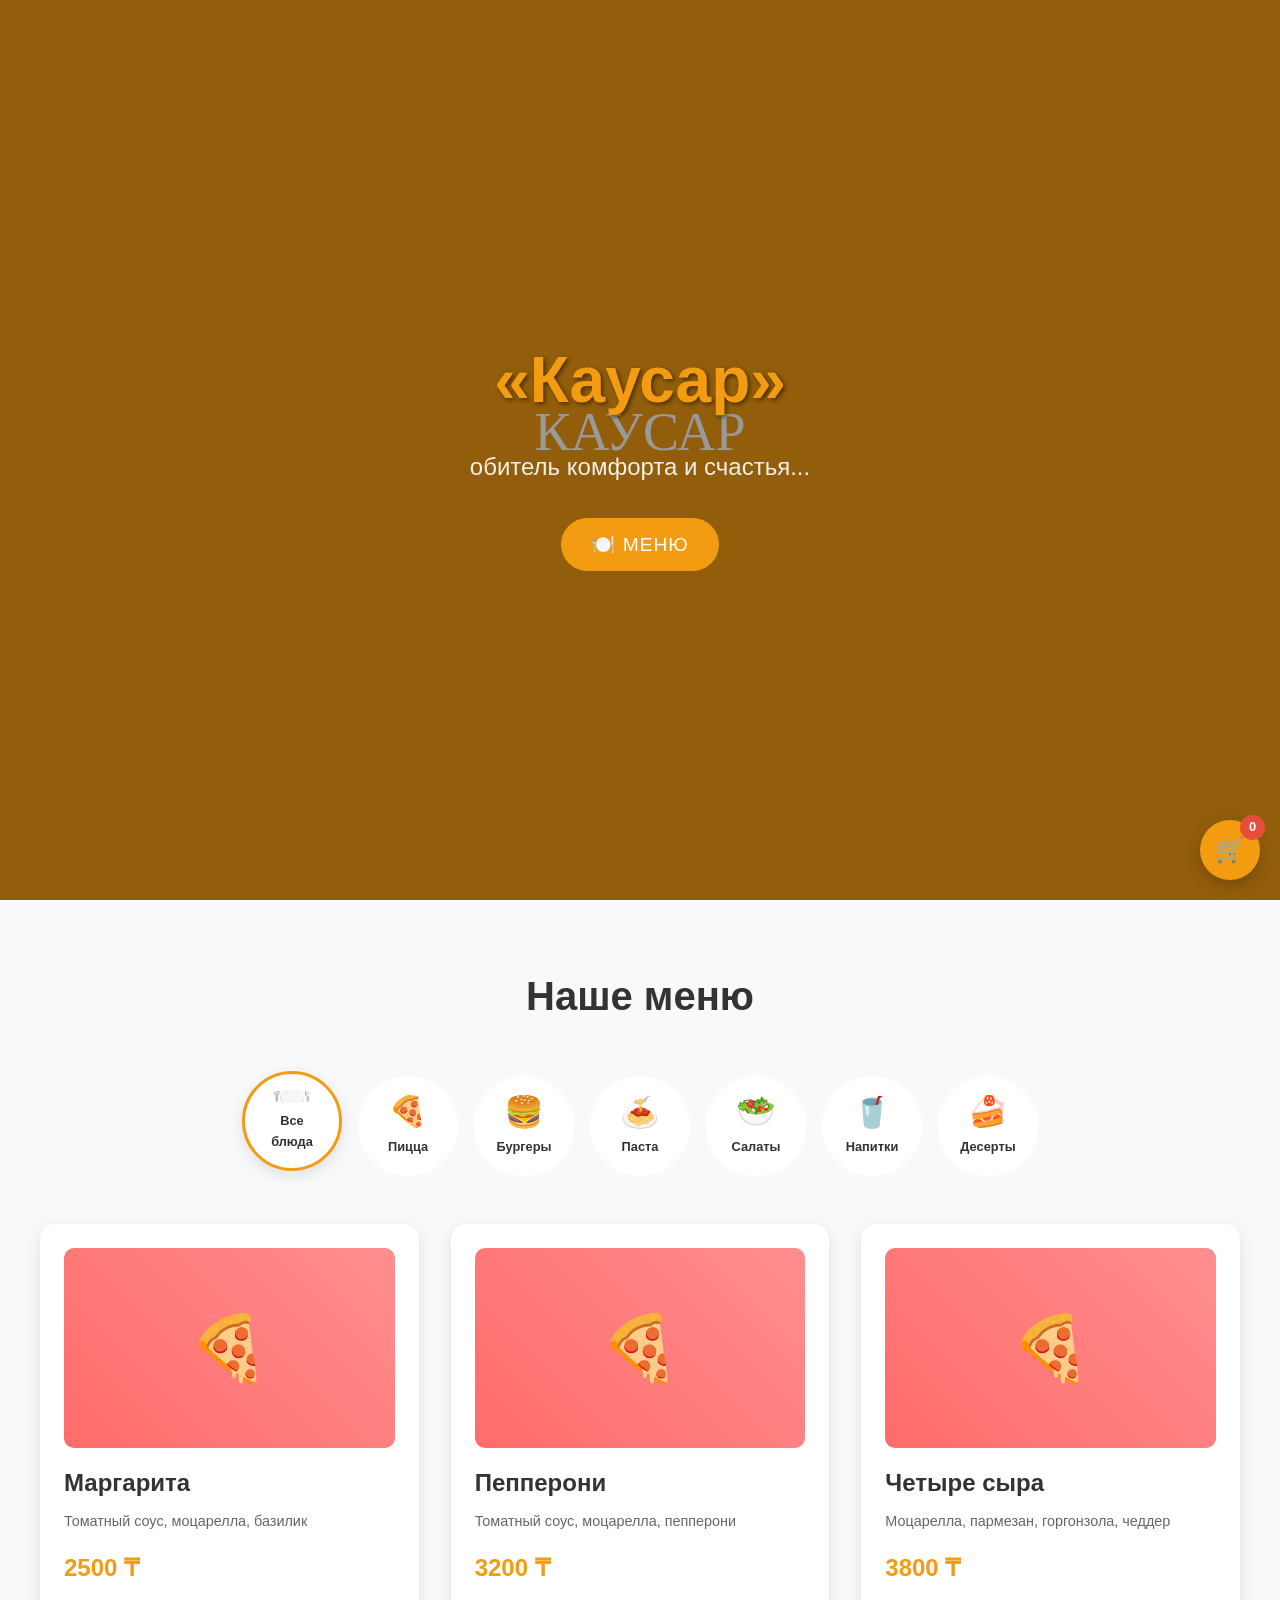
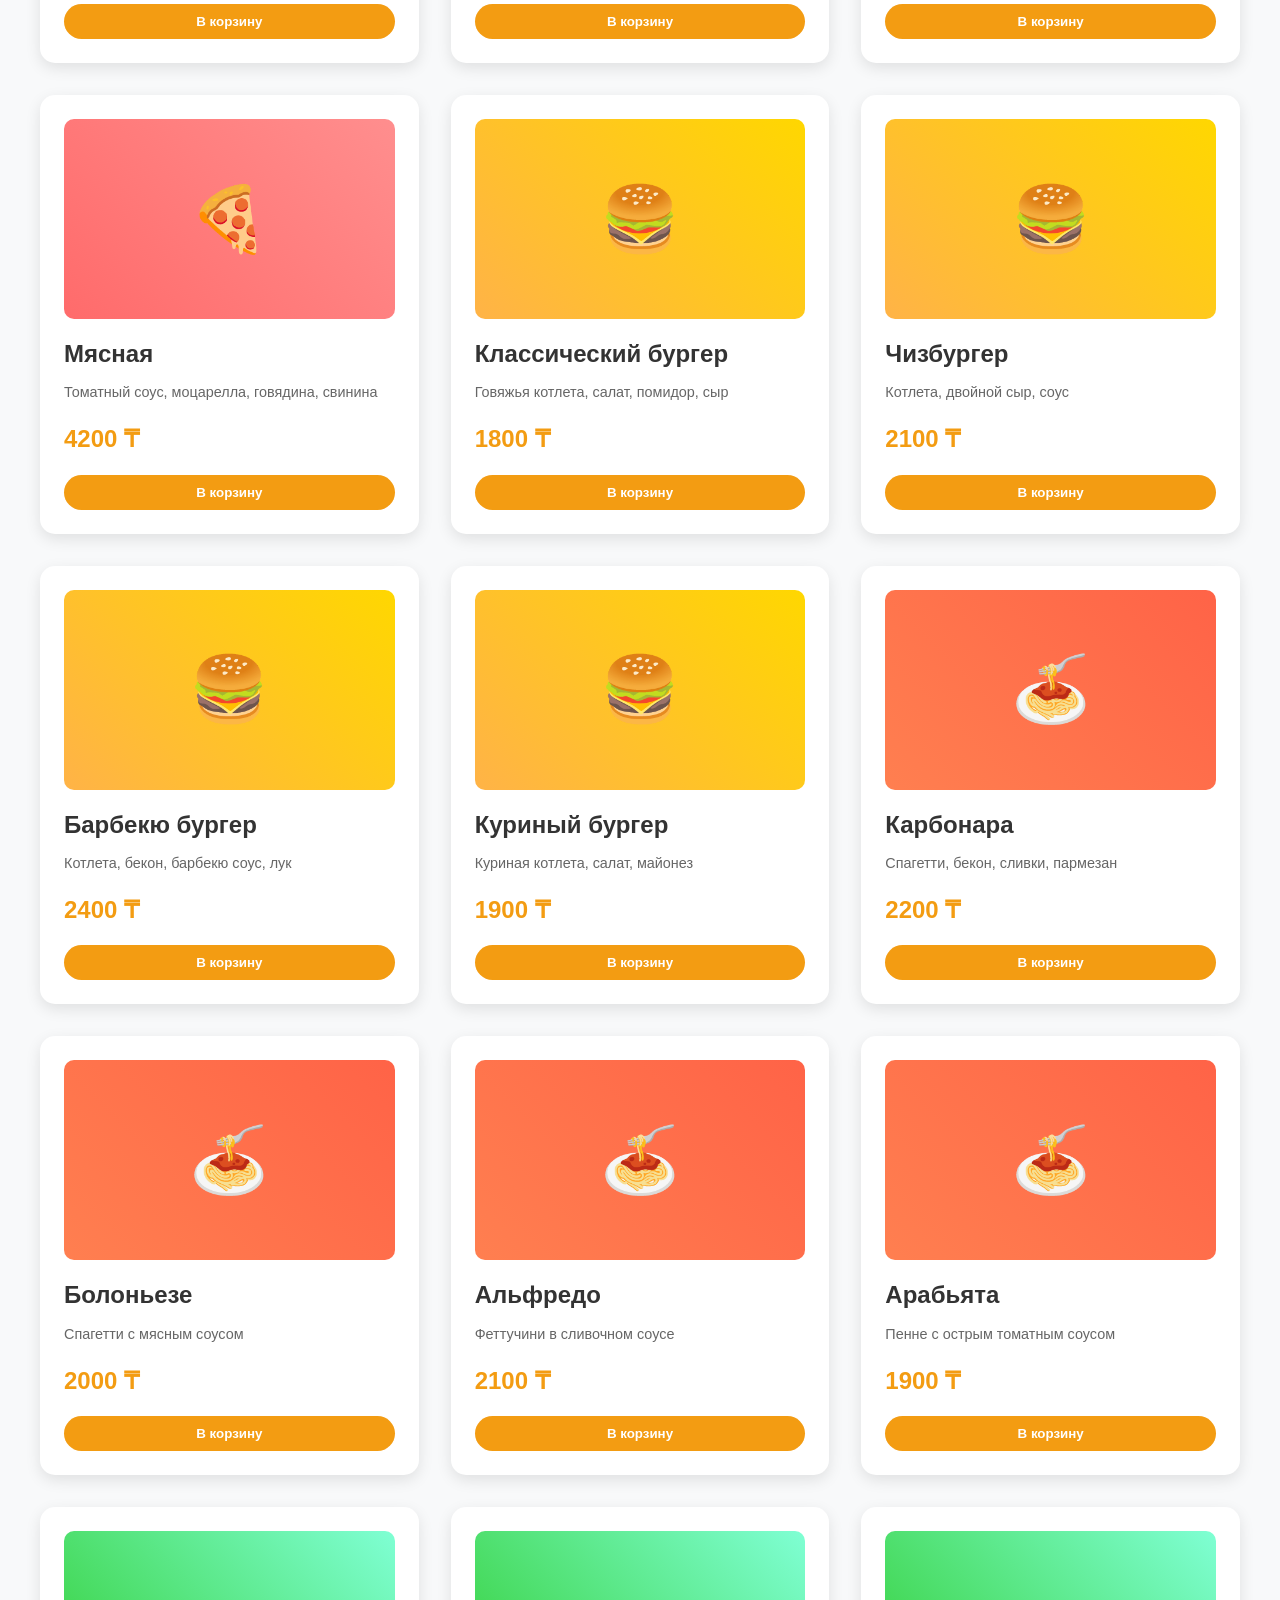
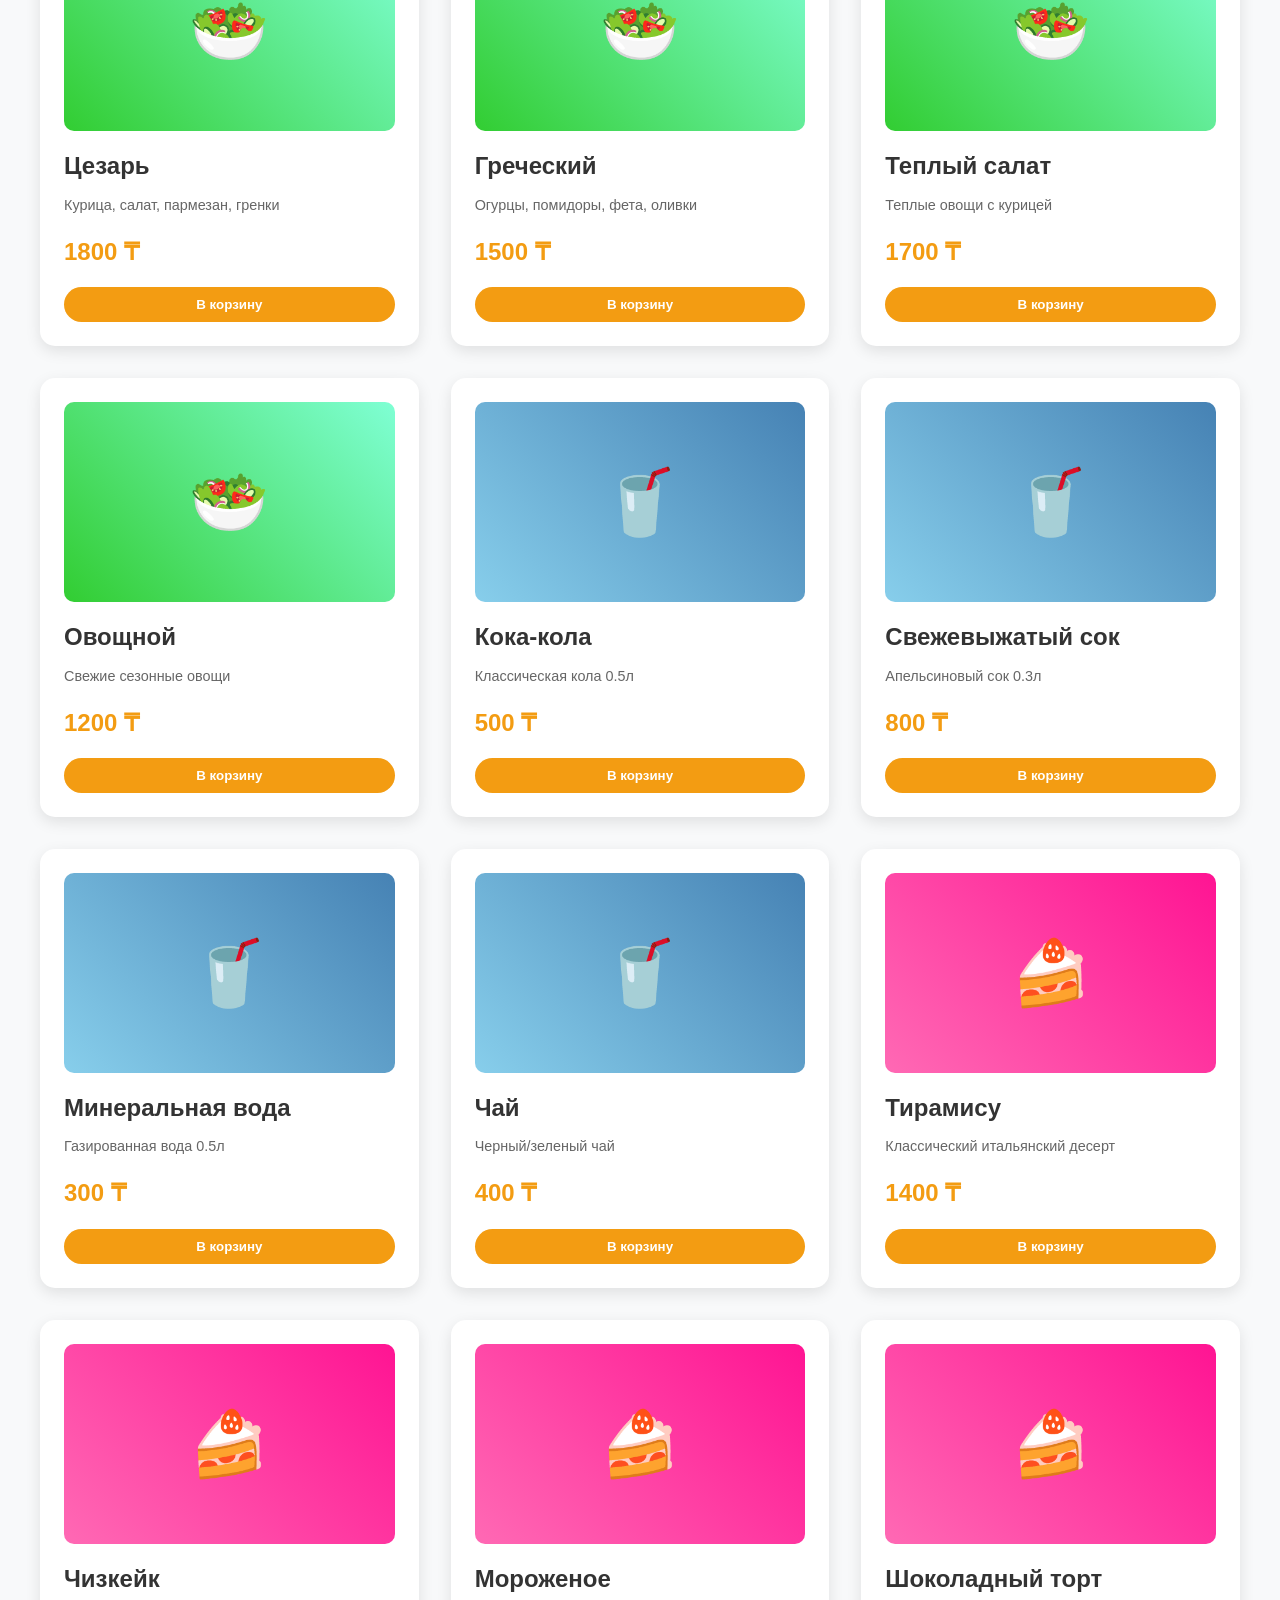
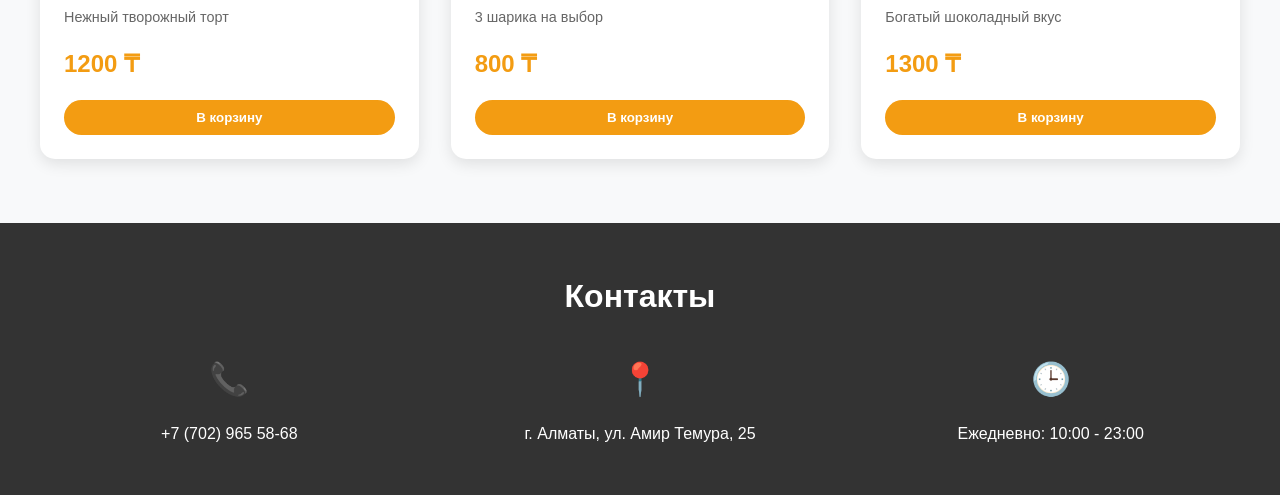
<file: index.html>
<!DOCTYPE html>
<html lang="ru">
<head>
    <meta charset="UTF-8">
    <meta name="viewport" content="width=device-width, initial-scale=1.0">
    <title>Каусар - Ресторан</title>
    <link rel="stylesheet" href="styles.css">
</head>
<body>
    <!-- Hero Section -->
    <section class="hero">
        <div class="hero-content">
            <h1 class="logo">«Каусар»</h1>
            <p class="tagline">обитель комфорта и счастья...</p>
            <button class="menu-btn" onclick="scrollToMenu()">🍽️ Меню</button>
        </div>
    </section>

    <!-- Menu Section -->
    <section class="menu-section" id="menu">
        <div class="container">
            <h2 class="section-title">Наше меню</h2>
            
            <!-- Categories -->
            <div class="categories">
                <div class="category-item active" data-category="all">
                    <div class="category-image">
                        <span style="font-size: 2rem;">🍽️</span>
                    </div>
                    <span>Все блюда</span>
                </div>
                <div class="category-item" data-category="pizza">
                    <div class="category-image">
                        <span style="font-size: 2rem;">🍕</span>
                    </div>
                    <span>Пицца</span>
                </div>
                <div class="category-item" data-category="burgers">
                    <div class="category-image">
                        <span style="font-size: 2rem;">🍔</span>
                    </div>
                    <span>Бургеры</span>
                </div>
                <div class="category-item" data-category="pasta">
                    <div class="category-image">
                        <span style="font-size: 2rem;">🍝</span>
                    </div>
                    <span>Паста</span>
                </div>
                <div class="category-item" data-category="salads">
                    <div class="category-image">
                        <span style="font-size: 2rem;">🥗</span>
                    </div>
                    <span>Салаты</span>
                </div>
                <div class="category-item" data-category="drinks">
                    <div class="category-image">
                        <span style="font-size: 2rem;">🥤</span>
                    </div>
                    <span>Напитки</span>
                </div>
                <div class="category-item" data-category="desserts">
                    <div class="category-image">
                        <span style="font-size: 2rem;">🍰</span>
                    </div>
                    <span>Десерты</span>
                </div>
            </div>

            <!-- Menu Items -->
            <div class="menu-items" id="menuItems">
                <!-- Pizza -->
                <div class="menu-item" data-category="pizza">
                    <div class="item-image">
                        <div style="background: linear-gradient(45deg, #ff6b6b, #ff8e8e); width: 100%; height: 100%; display: flex; align-items: center; justify-content: center; font-size: 4rem; color: white;">🍕</div>
                    </div>
                    <div class="item-info">
                        <h3>Маргарита</h3>
                        <p>Томатный соус, моцарелла, базилик</p>
                        <div class="item-price">2500 ₸</div>
                        <button class="add-btn" onclick="openModal('Маргарита', 2500)">В корзину</button>
                    </div>
                </div>
                <div class="menu-item" data-category="pizza">
                    <div class="item-image">
                        <div style="background: linear-gradient(45deg, #ff6b6b, #ff8e8e); width: 100%; height: 100%; display: flex; align-items: center; justify-content: center; font-size: 4rem; color: white;">🍕</div>
                    </div>
                    <div class="item-info">
                        <h3>Пепперони</h3>
                        <p>Томатный соус, моцарелла, пепперони</p>
                        <div class="item-price">3200 ₸</div>
                        <button class="add-btn" onclick="openModal('Пепперони', 3200)">В корзину</button>
                    </div>
                </div>
                <div class="menu-item" data-category="pizza">
                    <div class="item-image">
                        <div style="background: linear-gradient(45deg, #ff6b6b, #ff8e8e); width: 100%; height: 100%; display: flex; align-items: center; justify-content: center; font-size: 4rem; color: white;">🍕</div>
                    </div>
                    <div class="item-info">
                        <h3>Четыре сыра</h3>
                        <p>Моцарелла, пармезан, горгонзола, чеддер</p>
                        <div class="item-price">3800 ₸</div>
                        <button class="add-btn" onclick="openModal('Четыре сыра', 3800)">В корзину</button>
                    </div>
                </div>
                <div class="menu-item" data-category="pizza">
                    <div class="item-image">
                        <div style="background: linear-gradient(45deg, #ff6b6b, #ff8e8e); width: 100%; height: 100%; display: flex; align-items: center; justify-content: center; font-size: 4rem; color: white;">🍕</div>
                    </div>
                    <div class="item-info">
                        <h3>Мясная</h3>
                        <p>Томатный соус, моцарелла, говядина, свинина</p>
                        <div class="item-price">4200 ₸</div>
                        <button class="add-btn" onclick="openModal('Мясная', 4200)">В корзину</button>
                    </div>
                </div>

                <!-- Burgers -->
                <div class="menu-item" data-category="burgers">
                    <div class="item-image">
                        <div style="background: linear-gradient(45deg, #ffb347, #ffd700); width: 100%; height: 100%; display: flex; align-items: center; justify-content: center; font-size: 4rem; color: white;">🍔</div>
                    </div>
                    <div class="item-info">
                        <h3>Классический бургер</h3>
                        <p>Говяжья котлета, салат, помидор, сыр</p>
                        <div class="item-price">1800 ₸</div>
                        <button class="add-btn" onclick="openModal('Классический бургер', 1800)">В корзину</button>
                    </div>
                </div>
                <div class="menu-item" data-category="burgers">
                    <div class="item-image">
                        <div style="background: linear-gradient(45deg, #ffb347, #ffd700); width: 100%; height: 100%; display: flex; align-items: center; justify-content: center; font-size: 4rem; color: white;">🍔</div>
                    </div>
                    <div class="item-info">
                        <h3>Чизбургер</h3>
                        <p>Котлета, двойной сыр, соус</p>
                        <div class="item-price">2100 ₸</div>
                        <button class="add-btn" onclick="openModal('Чизбургер', 2100)">В корзину</button>
                    </div>
                </div>
                <div class="menu-item" data-category="burgers">
                    <div class="item-image">
                        <div style="background: linear-gradient(45deg, #ffb347, #ffd700); width: 100%; height: 100%; display: flex; align-items: center; justify-content: center; font-size: 4rem; color: white;">🍔</div>
                    </div>
                    <div class="item-info">
                        <h3>Барбекю бургер</h3>
                        <p>Котлета, бекон, барбекю соус, лук</p>
                        <div class="item-price">2400 ₸</div>
                        <button class="add-btn" onclick="openModal('Барбекю бургер', 2400)">В корзину</button>
                    </div>
                </div>
                <div class="menu-item" data-category="burgers">
                    <div class="item-image">
                        <div style="background: linear-gradient(45deg, #ffb347, #ffd700); width: 100%; height: 100%; display: flex; align-items: center; justify-content: center; font-size: 4rem; color: white;">🍔</div>
                    </div>
                    <div class="item-info">
                        <h3>Куриный бургер</h3>
                        <p>Куриная котлета, салат, майонез</p>
                        <div class="item-price">1900 ₸</div>
                        <button class="add-btn" onclick="openModal('Куриный бургер', 1900)">В корзину</button>
                    </div>
                </div>

                <!-- Pasta -->
                <div class="menu-item" data-category="pasta">
                    <div class="item-image">
                        <div style="background: linear-gradient(45deg, #ff7f50, #ff6347); width: 100%; height: 100%; display: flex; align-items: center; justify-content: center; font-size: 4rem; color: white;">🍝</div>
                    </div>
                    <div class="item-info">
                        <h3>Карбонара</h3>
                        <p>Спагетти, бекон, сливки, пармезан</p>
                        <div class="item-price">2200 ₸</div>
                        <button class="add-btn" onclick="openModal('Карбонара', 2200)">В корзину</button>
                    </div>
                </div>
                <div class="menu-item" data-category="pasta">
                    <div class="item-image">
                        <div style="background: linear-gradient(45deg, #ff7f50, #ff6347); width: 100%; height: 100%; display: flex; align-items: center; justify-content: center; font-size: 4rem; color: white;">🍝</div>
                    </div>
                    <div class="item-info">
                        <h3>Болоньезе</h3>
                        <p>Спагетти с мясным соусом</p>
                        <div class="item-price">2000 ₸</div>
                        <button class="add-btn" onclick="openModal('Болоньезе', 2000)">В корзину</button>
                    </div>
                </div>
                <div class="menu-item" data-category="pasta">
                    <div class="item-image">
                        <div style="background: linear-gradient(45deg, #ff7f50, #ff6347); width: 100%; height: 100%; display: flex; align-items: center; justify-content: center; font-size: 4rem; color: white;">🍝</div>
                    </div>
                    <div class="item-info">
                        <h3>Альфредо</h3>
                        <p>Феттучини в сливочном соусе</p>
                        <div class="item-price">2100 ₸</div>
                        <button class="add-btn" onclick="openModal('Альфредо', 2100)">В корзину</button>
                    </div>
                </div>
                <div class="menu-item" data-category="pasta">
                    <div class="item-image">
                        <div style="background: linear-gradient(45deg, #ff7f50, #ff6347); width: 100%; height: 100%; display: flex; align-items: center; justify-content: center; font-size: 4rem; color: white;">🍝</div>
                    </div>
                    <div class="item-info">
                        <h3>Арабьята</h3>
                        <p>Пенне с острым томатным соусом</p>
                        <div class="item-price">1900 ₸</div>
                        <button class="add-btn" onclick="openModal('Арабьята', 1900)">В корзину</button>
                    </div>
                </div>

                <!-- Salads -->
                <div class="menu-item" data-category="salads">
                    <div class="item-image">
                        <div style="background: linear-gradient(45deg, #32cd32, #7fffd4); width: 100%; height: 100%; display: flex; align-items: center; justify-content: center; font-size: 4rem; color: white;">🥗</div>
                    </div>
                    <div class="item-info">
                        <h3>Цезарь</h3>
                        <p>Курица, салат, пармезан, гренки</p>
                        <div class="item-price">1800 ₸</div>
                        <button class="add-btn" onclick="openModal('Цезарь', 1800)">В корзину</button>
                    </div>
                </div>
                <div class="menu-item" data-category="salads">
                    <div class="item-image">
                        <div style="background: linear-gradient(45deg, #32cd32, #7fffd4); width: 100%; height: 100%; display: flex; align-items: center; justify-content: center; font-size: 4rem; color: white;">🥗</div>
                    </div>
                    <div class="item-info">
                        <h3>Греческий</h3>
                        <p>Огурцы, помидоры, фета, оливки</p>
                        <div class="item-price">1500 ₸</div>
                        <button class="add-btn" onclick="openModal('Греческий', 1500)">В корзину</button>
                    </div>
                </div>
                <div class="menu-item" data-category="salads">
                    <div class="item-image">
                        <div style="background: linear-gradient(45deg, #32cd32, #7fffd4); width: 100%; height: 100%; display: flex; align-items: center; justify-content: center; font-size: 4rem; color: white;">🥗</div>
                    </div>
                    <div class="item-info">
                        <h3>Теплый салат</h3>
                        <p>Теплые овощи с курицей</p>
                        <div class="item-price">1700 ₸</div>
                        <button class="add-btn" onclick="openModal('Теплый салат', 1700)">В корзину</button>
                    </div>
                </div>
                <div class="menu-item" data-category="salads">
                    <div class="item-image">
                        <div style="background: linear-gradient(45deg, #32cd32, #7fffd4); width: 100%; height: 100%; display: flex; align-items: center; justify-content: center; font-size: 4rem; color: white;">🥗</div>
                    </div>
                    <div class="item-info">
                        <h3>Овощной</h3>
                        <p>Свежие сезонные овощи</p>
                        <div class="item-price">1200 ₸</div>
                        <button class="add-btn" onclick="openModal('Овощной', 1200)">В корзину</button>
                    </div>
                </div>

                <!-- Drinks -->
                <div class="menu-item" data-category="drinks">
                    <div class="item-image">
                        <div style="background: linear-gradient(45deg, #87ceeb, #4682b4); width: 100%; height: 100%; display: flex; align-items: center; justify-content: center; font-size: 4rem; color: white;">🥤</div>
                    </div>
                    <div class="item-info">
                        <h3>Кока-кола</h3>
                        <p>Классическая кола 0.5л</p>
                        <div class="item-price">500 ₸</div>
                        <button class="add-btn" onclick="openModal('Кока-кола', 500)">В корзину</button>
                    </div>
                </div>
                <div class="menu-item" data-category="drinks">
                    <div class="item-image">
                        <div style="background: linear-gradient(45deg, #87ceeb, #4682b4); width: 100%; height: 100%; display: flex; align-items: center; justify-content: center; font-size: 4rem; color: white;">🥤</div>
                    </div>
                    <div class="item-info">
                        <h3>Свежевыжатый сок</h3>
                        <p>Апельсиновый сок 0.3л</p>
                        <div class="item-price">800 ₸</div>
                        <button class="add-btn" onclick="openModal('Свежевыжатый сок', 800)">В корзину</button>
                    </div>
                </div>
                <div class="menu-item" data-category="drinks">
                    <div class="item-image">
                        <div style="background: linear-gradient(45deg, #87ceeb, #4682b4); width: 100%; height: 100%; display: flex; align-items: center; justify-content: center; font-size: 4rem; color: white;">🥤</div>
                    </div>
                    <div class="item-info">
                        <h3>Минеральная вода</h3>
                        <p>Газированная вода 0.5л</p>
                        <div class="item-price">300 ₸</div>
                        <button class="add-btn" onclick="openModal('Минеральная вода', 300)">В корзину</button>
                    </div>
                </div>
                <div class="menu-item" data-category="drinks">
                    <div class="item-image">
                        <div style="background: linear-gradient(45deg, #87ceeb, #4682b4); width: 100%; height: 100%; display: flex; align-items: center; justify-content: center; font-size: 4rem; color: white;">🥤</div>
                    </div>
                    <div class="item-info">
                        <h3>Чай</h3>
                        <p>Черный/зеленый чай</p>
                        <div class="item-price">400 ₸</div>
                        <button class="add-btn" onclick="openModal('Чай', 400)">В корзину</button>
                    </div>
                </div>

                <!-- Desserts -->
                <div class="menu-item" data-category="desserts">
                    <div class="item-image">
                        <div style="background: linear-gradient(45deg, #ff69b4, #ff1493); width: 100%; height: 100%; display: flex; align-items: center; justify-content: center; font-size: 4rem; color: white;">🍰</div>
                    </div>
                    <div class="item-info">
                        <h3>Тирамису</h3>
                        <p>Классический итальянский десерт</p>
                        <div class="item-price">1400 ₸</div>
                        <button class="add-btn" onclick="openModal('Тирамису', 1400)">В корзину</button>
                    </div>
                </div>
                <div class="menu-item" data-category="desserts">
                    <div class="item-image">
                        <div style="background: linear-gradient(45deg, #ff69b4, #ff1493); width: 100%; height: 100%; display: flex; align-items: center; justify-content: center; font-size: 4rem; color: white;">🍰</div>
                    </div>
                    <div class="item-info">
                        <h3>Чизкейк</h3>
                        <p>Нежный творожный торт</p>
                        <div class="item-price">1200 ₸</div>
                        <button class="add-btn" onclick="openModal('Чизкейк', 1200)">В корзину</button>
                    </div>
                </div>
                <div class="menu-item" data-category="desserts">
                    <div class="item-image">
                        <div style="background: linear-gradient(45deg, #ff69b4, #ff1493); width: 100%; height: 100%; display: flex; align-items: center; justify-content: center; font-size: 4rem; color: white;">🍰</div>
                    </div>
                    <div class="item-info">
                        <h3>Мороженое</h3>
                        <p>3 шарика на выбор</p>
                        <div class="item-price">800 ₸</div>
                        <button class="add-btn" onclick="openModal('Мороженое', 800)">В корзину</button>
                    </div>
                </div>
                <div class="menu-item" data-category="desserts">
                    <div class="item-image">
                        <div style="background: linear-gradient(45deg, #ff69b4, #ff1493); width: 100%; height: 100%; display: flex; align-items: center; justify-content: center; font-size: 4rem; color: white;">🍰</div>
                    </div>
                    <div class="item-info">
                        <h3>Шоколадный торт</h3>
                        <p>Богатый шоколадный вкус</p>
                        <div class="item-price">1300 ₸</div>
                        <button class="add-btn" onclick="openModal('Шоколадный торт', 1300)">В корзину</button>
                    </div>
                </div>
            </div>
        </div>
    </section>

    <!-- Contacts -->
    <section class="contacts">
        <div class="container">
            <h2>Контакты</h2>
            <div class="contact-info">
                <div class="contact-item">
                    <div class="contact-icon">📞</div>
                    <p>+7 (702) 965 58-68</p>
                </div>
                <div class="contact-item">
                    <div class="contact-icon">📍</div>
                    <p>г. Алматы, ул. Амир Темура, 25</p>
                </div>
                <div class="contact-item">
                    <div class="contact-icon">🕒</div>
                    <p>Ежедневно: 10:00 - 23:00</p>
                </div>
            </div>
        </div>
    </section>

    <!-- Modal -->
    <div class="modal" id="modal">
        <div class="modal-content">
            <h3 id="modalTitle">Название блюда</h3>
            <div class="quantity-selector">
                <button onclick="changeQuantity(-1)">-</button>
                <span id="quantity">1</span>
                <button onclick="changeQuantity(1)">+</button>
            </div>
            <div class="modal-buttons">
                <button class="cancel-btn" onclick="closeModal()">Отмена</button>
                <button class="confirm-btn" onclick="addToCart()">Добавить в корзину</button>
            </div>
        </div>
    </div>

    <!-- Cart Button -->
    <div class="cart-button" onclick="openCart()">
        🛒
        <span class="cart-count" id="cartCount">0</span>
    </div>

    <script src="script.js"></script>
</body>
</html>
</file>
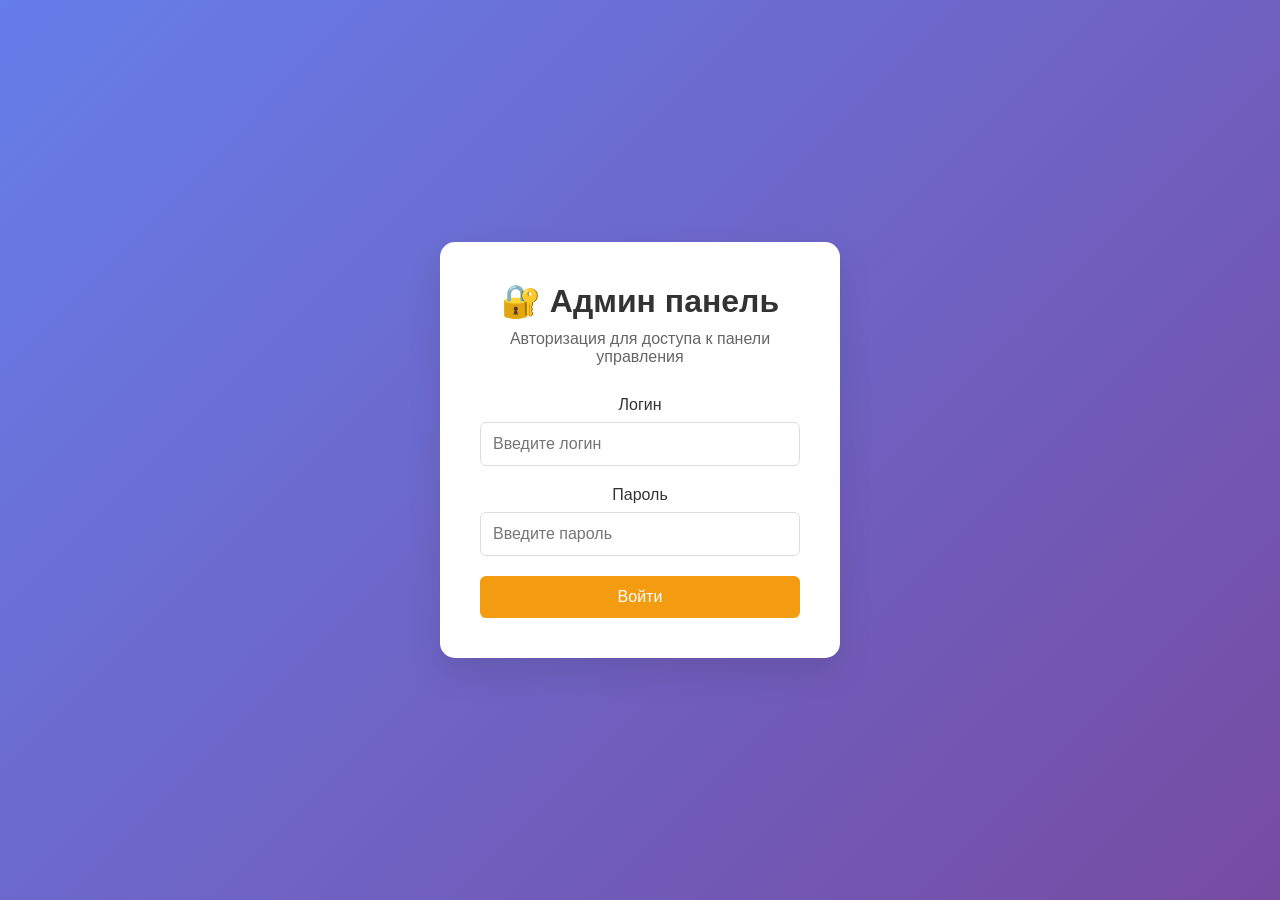
<file: admin.html>
<!DOCTYPE html>
<html lang="ru">
<head>
    <meta charset="UTF-8">
    <meta name="viewport" content="width=device-width, initial-scale=1.0">
    <title>Админ панель - Каусар</title>
    <link rel="stylesheet" href="admin-styles.css">
</head>
<body>
    <!-- Login Screen -->
    <div class="login-container" id="loginContainer">
        <div class="login-form">
            <h1>🔐 Админ панель</h1>
            <p>Авторизация для доступа к панели управления</p>
            <form id="loginForm">
                <div class="input-group">
                    <label for="username">Логин</label>
                    <input type="text" id="username" required placeholder="Введите логин">
                </div>
                <div class="input-group">
                    <label for="password">Пароль</label>
                    <input type="password" id="password" required placeholder="Введите пароль">
                </div>
                <button type="submit" class="login-btn">Войти</button>
            </form>
        </div>
    </div>

    <!-- Admin Panel -->
    <div class="admin-panel" id="adminPanel" style="display: none;">
        <header class="admin-header">
            <h1>🍽️ Админ панель ресторана "Каусар"</h1>
            <div class="header-buttons">
                <button class="back-btn" onclick="window.location.href='index.html'">← На сайт</button>
                <button class="logout-btn" onclick="logout()">Выйти</button>
            </div>
        </header>

        <div class="admin-content">
            <nav class="admin-nav">
                <button class="nav-btn active" onclick="showSection('categories')" id="categoriesNavBtn">
                    📂 Категории
                </button>
                <button class="nav-btn" onclick="showSection('items')" id="itemsNavBtn">
                    🍕 Блюда
                </button>
                <button class="nav-btn" onclick="showSection('orders')" id="ordersNavBtn">
                    📋 Заказы
                </button>
            </nav>

            <!-- Categories Section -->
            <div class="admin-section" id="categoriesSection">
                <div class="section-header">
                    <h2>Управление категориями</h2>
                    <button class="add-btn" onclick="showAddCategoryForm()">+ Добавить категорию</button>
                </div>

                <div class="add-form" id="addCategoryForm" style="display: none;">
                    <h3>Добавить новую категорию</h3>
                    <form id="categoryForm">
                        <div class="form-row">
                            <div class="input-group">
                                <label for="categoryName">Название категории</label>
                                <input type="text" id="categoryName" required placeholder="Например: Пицца">
                            </div>
                            <div class="input-group">
                                <label for="categoryImageInput">Изображение категории</label>
                                <input type="file" id="categoryImageInput" accept="image/*" required>
                                <img id="categoryImagePreview" style="display: none; width: 100px; height: 100px; object-fit: cover; border-radius: 8px; margin-top: 10px;">
                            </div>
                        </div>
                        <div class="form-buttons">
                            <button type="button" class="cancel-btn" onclick="hideAddCategoryForm()">Отмена</button>
                            <button type="submit" class="save-btn">Сохранить</button>
                        </div>
                    </form>
                </div>

                <div class="items-list" id="categoriesList">
                    <!-- Categories will be loaded here -->
                </div>
            </div>

            <!-- Items Section -->
            <div class="admin-section" id="itemsSection" style="display: none;">
                <div class="section-header">
                    <h2>Управление блюдами</h2>
                    <button class="add-btn" onclick="showAddItemForm()">+ Добавить блюдо</button>
                </div>

                <div class="add-form" id="addItemForm" style="display: none;">
                    <h3>Добавить новое блюдо</h3>
                    <form id="itemForm">
                        <div class="form-row">
                            <div class="input-group">
                                <label for="itemName">Название блюда</label>
                                <input type="text" id="itemName" required placeholder="Например: Маргарита">
                            </div>
                            <div class="input-group">
                                <label for="itemCategory">Категория</label>
                                <select id="itemCategory" required>
                                    <option value="">Выберите категорию</option>
                                </select>
                            </div>
                        </div>
                        <div class="form-row">
                            <div class="input-group">
                                <label for="itemPrice">Цена (₸)</label>
                                <input type="number" id="itemPrice" required placeholder="2500" min="0">
                            </div>
                            <div class="input-group">
                                <label for="itemImageInput">Изображение блюда</label>
                                <input type="file" id="itemImageInput" accept="image/*" required>
                                <img id="itemImagePreview" style="display: none; width: 100px; height: 100px; object-fit: cover; border-radius: 8px; margin-top: 10px;">
                            </div>
                        </div>
                        <div class="input-group">
                            <label for="itemDescription">Описание</label>
                            <textarea id="itemDescription" required placeholder="Описание блюда" rows="3"></textarea>
                        </div>
                        <div class="form-buttons">
                            <button type="button" class="cancel-btn" onclick="hideAddItemForm()">Отмена</button>
                            <button type="submit" class="save-btn">Сохранить</button>
                        </div>
                    </form>
                </div>

                <div class="items-list" id="itemsList">
                    <!-- Items will be loaded here -->
                </div>
            </div>

            <!-- Orders Section -->
            <div class="admin-section" id="ordersSection" style="display: none;">
                <div class="section-header">
                    <h2>Управление заказами</h2>
                    <div class="stats">
                        <span class="stat-item">📊 Всего заказов: <span id="totalOrders">0</span></span>
                        <span class="stat-item">🆕 Новых: <span id="newOrders">0</span></span>
                        <span class="stat-item">👨‍🍳 Готовятся: <span id="preparingOrders">0</span></span>
                    </div>
                </div>

                <div class="items-list" id="ordersList">
                    <!-- Orders will be loaded here -->
                </div>
            </div>
        </div>
    </div>

    <style>
        .order-card {
            border-left: 4px solid #3498db;
        }
        
        .order-card.new {
            border-left-color: #e74c3c;
        }
        
        .order-card.preparing {
            border-left-color: #f39c12;
        }
        
        .order-card.ready {
            border-left-color: #27ae60;
        }
        
        .order-card.delivered {
            border-left-color: #95a5a6;
        }
        
        .order-status {
            padding: 4px 8px;
            border-radius: 4px;
            font-size: 12px;
            font-weight: bold;
        }
        
        .order-status.new {
            background: #e74c3c;
            color: white;
        }
        
        .order-status.preparing {
            background: #f39c12;
            color: white;
        }
        
        .order-status.ready {
            background: #27ae60;
            color: white;
        }
        
        .order-status.delivered {
            background: #95a5a6;
            color: white;
        }
        
        .order-items ul {
            margin: 10px 0;
            padding-left: 20px;
        }
        
        .order-items li {
            margin: 5px 0;
        }
        
        .status-select {
            padding: 5px 10px;
            border: 1px solid #ddd;
            border-radius: 4px;
            margin-right: 10px;
        }
        
        .stats {
            display: flex;
            gap: 20px;
            margin-left: 20px;
        }
        
        .stat-item {
            background: #f8f9fa;
            padding: 8px 12px;
            border-radius: 6px;
            font-size: 14px;
        }
        
        input[type="file"] {
            padding: 8px;
            border: 1px solid #ddd;
            border-radius: 4px;
            background: white;
        }
    </style>

    <script src="admin-script.js"></script>
</body>
</html>
</file>
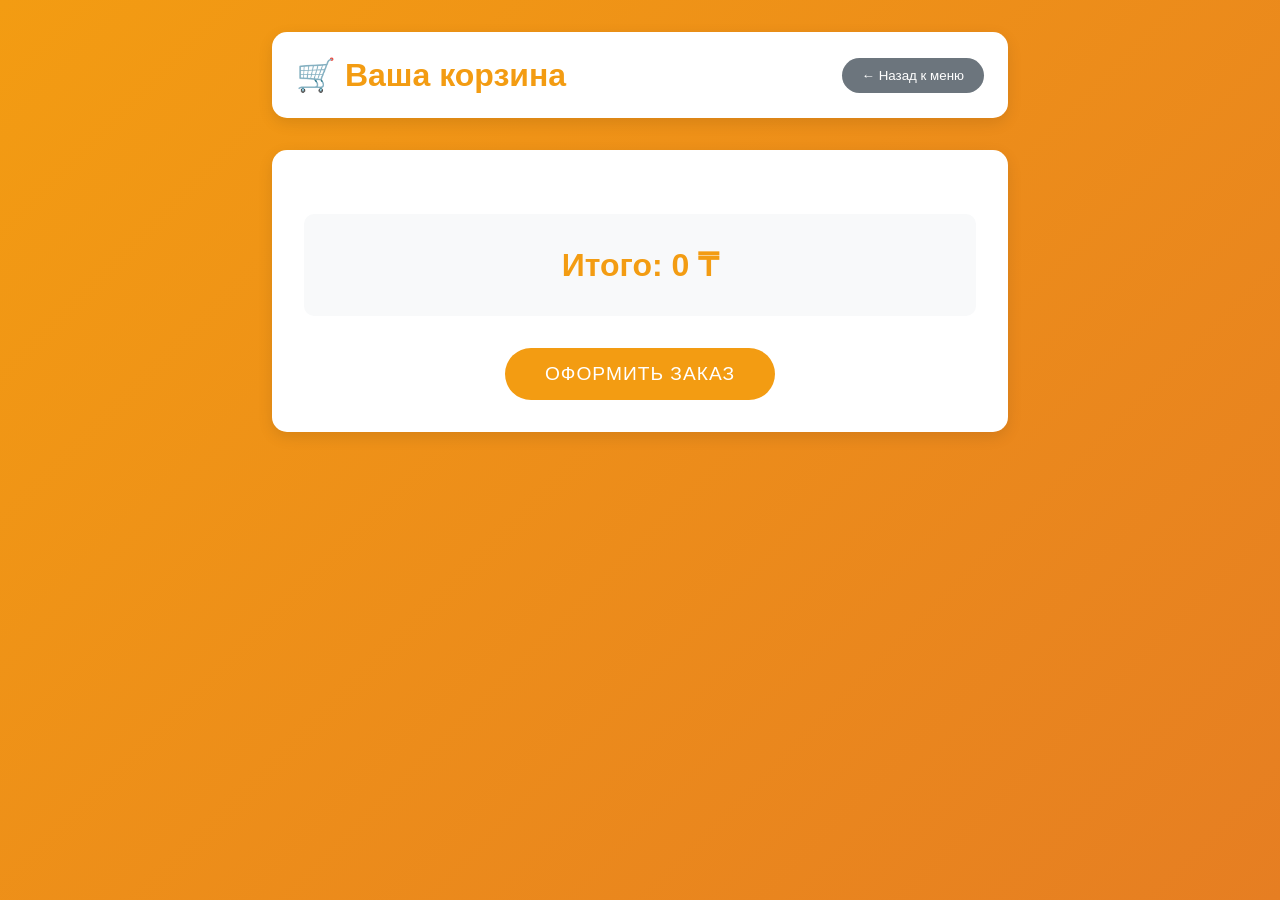
<file: cart.html>
<!DOCTYPE html>
<html lang="ru">
<head>
    <meta charset="UTF-8">
    <meta name="viewport" content="width=device-width, initial-scale=1.0">
    <title>Корзина - Каусар</title>
    <link rel="stylesheet" href="cart-styles.css">
</head>
<body>
    <div class="container">
        <header>
            <h1>🛒 Ваша корзина</h1>
            <button class="back-btn" onclick="window.close()">← Назад к меню</button>
        </header>
        
        <div class="cart-content">
            <div class="cart-items" id="cartItems">
                <!-- Cart items will be loaded here -->
            </div>
            
            <div class="cart-total" id="cartTotal">
                <h2>Итого: 0 ₸</h2>
            </div>
            
            <div class="order-section" id="orderSection">
                <button class="order-btn" onclick="showOrderForm()">Оформить заказ</button>
            </div>
        </div>
        
        <div class="empty-cart" id="emptyCart" style="display: none;">
            <div class="empty-icon">🛒</div>
            <h2>Корзина пуста</h2>
            <p>Добавьте блюда из меню</p>
            <button class="back-btn" onclick="window.close()">Вернуться к меню</button>
        </div>
    </div>

    <!-- Order Form Modal -->
    <div class="modal" id="orderModal">
        <div class="modal-content">
            <h2>Оформление заказа</h2>
            <form id="orderForm">
                <div class="input-group">
                    <label for="customerName">Ваше имя</label>
                    <input type="text" id="customerName" required placeholder="Введите ваше имя">
                </div>
                <div class="input-group">
                    <label for="customerPhone">Номер телефона</label>
                    <input type="tel" id="customerPhone" required placeholder="+7 (___) ___-__-__">
                </div>
                <div class="modal-buttons">
                    <button type="button" class="cancel-btn" onclick="closeOrderForm()">Отмена</button>
                    <button type="submit" class="confirm-btn">Подтвердить заказ</button>
                </div>
            </form>
        </div>
    </div>

    <!-- Success Modal -->
    <div class="modal" id="successModal">
        <div class="modal-content">
            <div class="success-icon">✅</div>
            <h2>Заказ отправлен!</h2>
            <p>Ваш заказ был успешно отправлен в Telegram. Мы свяжемся с вами в ближайшее время.</p>
            <button class="confirm-btn" onclick="closeSuccessModal()">Закрыть</button>
        </div>
    </div>

    <script src="cart-script.js"></script>
</body>
</html>
</file>
<file: styles.css>
* {
    margin: 0;
    padding: 0;
    box-sizing: border-box;
}

body {
    font-family: 'Arial', sans-serif;
    line-height: 1.6;
    color: #333;
}

/* Hero Section */
.hero {
    height: 100vh;
    background: linear-gradient(rgba(0,0,0,0.4), rgba(0,0,0,0.4)), url('data:image/svg+xml,<svg xmlns="http://www.w3.org/2000/svg" viewBox="0 0 1200 800"><rect fill="%23f39c12" width="1200" height="800"/><text x="600" y="400" text-anchor="middle" font-size="48" fill="white">КАУСАР</text></svg>');
    background-size: cover;
    background-position: center;
    display: flex;
    align-items: center;
    justify-content: center;
    text-align: center;
    color: white;
}

.hero-content {
    animation: fadeInUp 1s ease-out;
}

.logo {
    font-size: 4rem;
    font-weight: bold;
    margin-bottom: 1rem;
    color: #f39c12;
    text-shadow: 2px 2px 4px rgba(0,0,0,0.5);
}

.tagline {
    font-size: 1.5rem;
    margin-bottom: 2rem;
    opacity: 0.9;
}

.menu-btn {
    background: #f39c12;
    color: white;
    border: none;
    padding: 15px 30px;
    font-size: 1.2rem;
    border-radius: 50px;
    cursor: pointer;
    transition: all 0.3s ease;
    text-transform: uppercase;
    letter-spacing: 1px;
}

.menu-btn:hover {
    background: #e67e22;
    transform: translateY(-2px);
    box-shadow: 0 5px 15px rgba(243, 156, 18, 0.4);
}

/* Menu Section */
.menu-section {
    padding: 4rem 2rem;
    background: #f8f9fa;
}

.container {
    max-width: 1200px;
    margin: 0 auto;
}

.section-title {
    text-align: center;
    font-size: 2.5rem;
    margin-bottom: 3rem;
    color: #333;
}

/* Categories */
.categories {
    display: flex;
    justify-content: center;
    flex-wrap: wrap;
    gap: 1rem;
    margin-bottom: 3rem;
}

.category-item {
    display: flex;
    flex-direction: column;
    align-items: center;
    padding: 1rem;
    background: white;
    border-radius: 50%;
    width: 100px;
    height: 100px;
    cursor: pointer;
    transition: all 0.3s ease;
    border: 3px solid transparent;
}

.category-item:hover,
.category-item.active {
    border-color: #f39c12;
    transform: translateY(-5px);
    box-shadow: 0 5px 15px rgba(0,0,0,0.1);
}

.category-image {
    width: 50px;
    height: 50px;
    margin-bottom: 0.5rem;
    border-radius: 50%;
    overflow: hidden;
    display: flex;
    align-items: center;
    justify-content: center;
}

.category-image img {
    width: 100%;
    height: 100%;
    object-fit: cover;
}

.category-item span {
    font-size: 0.8rem;
    font-weight: bold;
    text-align: center;
}

/* Menu Items */
.menu-items {
    display: grid;
    grid-template-columns: repeat(auto-fit, minmax(300px, 1fr));
    gap: 2rem;
}

.menu-item {
    background: white;
    border-radius: 15px;
    padding: 1.5rem;
    box-shadow: 0 5px 15px rgba(0,0,0,0.1);
    transition: all 0.3s ease;
    opacity: 1;
    transform: scale(1);
}

.menu-item.hidden {
    display: none;
}

.menu-item:hover {
    transform: translateY(-5px);
    box-shadow: 0 10px 25px rgba(0,0,0,0.15);
}

.item-image {
    width: 100%;
    height: 200px;
    margin-bottom: 1rem;
    border-radius: 10px;
    overflow: hidden;
    display: flex;
    align-items: center;
    justify-content: center;
    background: #f8f9fa;
}

.item-image img {
    width: 100%;
    height: 100%;
    object-fit: cover;
}

.item-info h3 {
    font-size: 1.5rem;
    margin-bottom: 0.5rem;
    color: #333;
}

.item-info p {
    color: #666;
    margin-bottom: 1rem;
    font-size: 0.9rem;
}

.item-price {
    font-size: 1.5rem;
    font-weight: bold;
    color: #f39c12;
    margin-bottom: 1rem;
}

.add-btn {
    background: #f39c12;
    color: white;
    border: none;
    padding: 10px 20px;
    border-radius: 25px;
    cursor: pointer;
    transition: all 0.3s ease;
    width: 100%;
    font-weight: bold;
}

.add-btn:hover {
    background: #e67e22;
    transform: scale(1.05);
}

/* Contacts */
.contacts {
    background: #333;
    color: white;
    padding: 3rem 2rem;
}

.contacts h2 {
    text-align: center;
    margin-bottom: 2rem;
    font-size: 2rem;
}

.contact-info {
    display: flex;
    justify-content: space-around;
    flex-wrap: wrap;
    gap: 2rem;
}

.contact-item {
    text-align: center;
    flex: 1;
    min-width: 200px;
}

.contact-icon {
    font-size: 2rem;
    margin-bottom: 1rem;
    color: #f39c12;
}

/* Modal */
.modal {
    display: none;
    position: fixed;
    top: 0;
    left: 0;
    width: 100%;
    height: 100%;
    background: rgba(0,0,0,0.8);
    z-index: 1000;
    justify-content: center;
    align-items: center;
}

.modal.show {
    display: flex;
}

.modal-content {
    background: white;
    padding: 2rem;
    border-radius: 15px;
    text-align: center;
    max-width: 400px;
    width: 90%;
    animation: modalSlideIn 0.3s ease-out;
}

.modal-content h3 {
    margin-bottom: 1.5rem;
    font-size: 1.5rem;
    color: #333;
}

.quantity-selector {
    display: flex;
    justify-content: center;
    align-items: center;
    gap: 1rem;
    margin: 2rem 0;
}

.quantity-selector button {
    background: #f39c12;
    color: white;
    border: none;
    width: 40px;
    height: 40px;
    border-radius: 50%;
    font-size: 1.2rem;
    cursor: pointer;
    transition: all 0.3s ease;
}

.quantity-selector button:hover {
    background: #e67e22;
}

.quantity-selector span {
    font-size: 1.5rem;
    font-weight: bold;
    min-width: 30px;
}

.modal-buttons {
    display: flex;
    gap: 1rem;
}

.cancel-btn, .confirm-btn {
    flex: 1;
    padding: 12px;
    border: none;
    border-radius: 8px;
    font-size: 1rem;
    cursor: pointer;
    transition: all 0.3s ease;
}

.cancel-btn {
    background: #ddd;
    color: #333;
}

.cancel-btn:hover {
    background: #ccc;
}

.confirm-btn {
    background: #f39c12;
    color: white;
}

.confirm-btn:hover {
    background: #e67e22;
}

/* Cart Button */
.cart-button {
    position: fixed;
    bottom: 20px;
    right: 20px;
    width: 60px;
    height: 60px;
    background: #f39c12;
    border-radius: 50%;
    display: flex;
    justify-content: center;
    align-items: center;
    font-size: 1.5rem;
    cursor: pointer;
    box-shadow: 0 5px 15px rgba(0,0,0,0.2);
    transition: all 0.3s ease;
    z-index: 999;
}

.cart-button:hover {
    transform: scale(1.1);
    background: #e67e22;
}

.cart-count {
    position: absolute;
    top: -5px;
    right: -5px;
    background: #e74c3c;
    color: white;
    border-radius: 50%;
    width: 25px;
    height: 25px;
    display: flex;
    justify-content: center;
    align-items: center;
    font-size: 0.8rem;
    font-weight: bold;
}

/* Animations */
@keyframes fadeInUp {
    from {
        opacity: 0;
        transform: translateY(30px);
    }
    to {
        opacity: 1;
        transform: translateY(0);
    }
}

@keyframes modalSlideIn {
    from {
        opacity: 0;
        transform: scale(0.8);
    }
    to {
        opacity: 1;
        transform: scale(1);
    }
}

/* Responsive */
@media (max-width: 768px) {
    .hero {
        padding: 2rem;
    }
    
    .logo {
        font-size: 2.5rem;
    }
    
    .tagline {
        font-size: 1.2rem;
    }
    
    .categories {
        gap: 0.5rem;
    }
    
    .category-item {
        width: 80px;
        height: 80px;
        padding: 0.5rem;
    }
    
    .category-image {
        width: 40px;
        height: 40px;
    }
    
    .category-item span {
        font-size: 0.7rem;
    }
    
    .menu-items {
        grid-template-columns: 1fr;
        gap: 1rem;
    }
    
    .contact-info {
        flex-direction: column;
        text-align: center;
    }
}

/* Smooth scrolling */
html {
    scroll-behavior: smooth;
}
</file>
<file: admin-styles.css>
/* Reset and Base Styles */
* {
    margin: 0;
    padding: 0;
    box-sizing: border-box;
}

body {
    font-family: 'Segoe UI', Tahoma, Geneva, Verdana, sans-serif;
    background: linear-gradient(135deg, #667eea 0%, #764ba2 100%);
    min-height: 100vh;
}

/* Login Container */
.login-container {
    display: flex;
    justify-content: center;
    align-items: center;
    min-height: 100vh;
    padding: 20px;
}

.login-form {
    background: white;
    padding: 40px;
    border-radius: 15px;
    box-shadow: 0 15px 35px rgba(0, 0, 0, 0.1);
    width: 100%;
    max-width: 400px;
    text-align: center;
}

.login-form h1 {
    color: #333;
    margin-bottom: 10px;
    font-size: 2rem;
}

.login-form p {
    color: #666;
    margin-bottom: 30px;
}

/* Admin Panel */
.admin-panel {
    background: #f5f7fa;
    min-height: 100vh;
}

.admin-header {
    background: white;
    padding: 20px;
    border-bottom: 1px solid #e1e8ed;
    display: flex;
    justify-content: space-between;
    align-items: center;
    box-shadow: 0 2px 10px rgba(0, 0, 0, 0.1);
}

.admin-header h1 {
    color: #333;
    font-size: 1.5rem;
}

.header-buttons {
    display: flex;
    gap: 10px;
}

.back-btn, .logout-btn {
    padding: 10px 20px;
    border: none;
    border-radius: 8px;
    cursor: pointer;
    font-weight: 500;
    transition: all 0.3s ease;
}

.back-btn {
    background: #f39c12;
    color: white;
}

.back-btn:hover {
    background: #e67e22;
}

.logout-btn {
    background: #e74c3c;
    color: white;
}

.logout-btn:hover {
    background: #c0392b;
}

/* Admin Content */
.admin-content {
    display: flex;
    min-height: calc(100vh - 80px);
}

.admin-nav {
    width: 250px;
    background: white;
    border-right: 1px solid #e1e8ed;
    padding: 20px 0;
}

.nav-btn {
    width: 100%;
    padding: 15px 20px;
    border: none;
    background: none;
    text-align: left;
    cursor: pointer;
    font-size: 1rem;
    color: #666;
    transition: all 0.3s ease;
    border-left: 3px solid transparent;
}

.nav-btn:hover {
    background: #f8f9fa;
    color: #333;
}

.nav-btn.active {
    background: #f8f9fa;
    color: #f39c12;
    border-left-color: #f39c12;
    font-weight: 600;
}

/* Admin Sections */
.admin-section {
    flex: 1;
    padding: 30px;
}

.section-header {
    display: flex;
    justify-content: space-between;
    align-items: center;
    margin-bottom: 30px;
}

.section-header h2 {
    color: #333;
    font-size: 1.8rem;
}

.add-btn {
    background: #27ae60;
    color: white;
    padding: 12px 24px;
    border: none;
    border-radius: 8px;
    cursor: pointer;
    font-weight: 500;
    transition: all 0.3s ease;
}

.add-btn:hover {
    background: #2ecc71;
    transform: translateY(-2px);
}

/* Forms */
.add-form {
    background: white;
    padding: 30px;
    border-radius: 12px;
    margin-bottom: 30px;
    box-shadow: 0 5px 15px rgba(0, 0, 0, 0.08);
}

.add-form h3 {
    color: #333;
    margin-bottom: 20px;
    font-size: 1.3rem;
}

.form-row {
    display: grid;
    grid-template-columns: 1fr 1fr;
    gap: 20px;
    margin-bottom: 20px;
}

.input-group {
    margin-bottom: 20px;
}

.input-group label {
    display: block;
    margin-bottom: 8px;
    color: #333;
    font-weight: 500;
}

.input-group input,
.input-group select,
.input-group textarea {
    width: 100%;
    padding: 12px;
    border: 1px solid #ddd;
    border-radius: 6px;
    font-size: 1rem;
    transition: border-color 0.3s ease;
}

.input-group input:focus,
.input-group select:focus,
.input-group textarea:focus {
    outline: none;
    border-color: #f39c12;
}

.form-buttons {
    display: flex;
    gap: 15px;
    justify-content: flex-end;
}

.cancel-btn, .save-btn {
    padding: 12px 24px;
    border: none;
    border-radius: 6px;
    cursor: pointer;
    font-weight: 500;
    transition: all 0.3s ease;
}

.cancel-btn {
    background: #95a5a6;
    color: white;
}

.cancel-btn:hover {
    background: #7f8c8d;
}

.save-btn {
    background: #3498db;
    color: white;
}

.save-btn:hover {
    background: #2980b9;
}

.login-btn {
    background: #f39c12;
    color: white;
    padding: 12px 24px;
    border: none;
    border-radius: 6px;
    cursor: pointer;
    font-weight: 500;
    font-size: 1rem;
    width: 100%;
    transition: all 0.3s ease;
}

.login-btn:hover {
    background: #e67e22;
}

/* Items List */
.items-list {
    display: grid;
    gap: 20px;
}

.item-card {
    background: white;
    padding: 20px;
    border-radius: 12px;
    box-shadow: 0 5px 15px rgba(0, 0, 0, 0.08);
    display: flex;
    justify-content: space-between;
    align-items: center;
}

.item-info h3 {
    color: #333;
    margin-bottom: 8px;
    font-size: 1.2rem;
}

.item-info p {
    color: #666;
    margin-bottom: 5px;
}

.item-actions {
    display: flex;
    gap: 10px;
}

.edit-btn, .delete-btn {
    padding: 8px 16px;
    border: none;
    border-radius: 6px;
    cursor: pointer;
    font-size: 0.9rem;
    transition: all 0.3s ease;
}

.edit-btn {
    background: #f39c12;
    color: white;
}

.edit-btn:hover {
    background: #e67e22;
}

.delete-btn {
    background: #e74c3c;
    color: white;
}

.delete-btn:hover {
    background: #c0392b;
}

/* Responsive */
@media (max-width: 768px) {
    .admin-content {
        flex-direction: column;
    }
    
    .admin-nav {
        width: 100%;
        display: flex;
        overflow-x: auto;
    }
    
    .nav-btn {
        white-space: nowrap;
        min-width: 150px;
    }
    
    .form-row {
        grid-template-columns: 1fr;
    }
    
    .admin-header {
        flex-direction: column;
        gap: 15px;
        text-align: center;
    }
}

/* Notifications */
.notification {
    position: fixed;
    top: 20px;
    right: 20px;
    background: #27ae60;
    color: white;
    padding: 15px 20px;
    border-radius: 8px;
    box-shadow: 0 5px 15px rgba(0,0,0,0.2);
    z-index: 1000;
    animation: slideInRight 0.3s ease-out;
}

.notification.error {
    background: #e74c3c;
}

@keyframes slideInRight {
    from {
        transform: translateX(100%);
        opacity: 0;
    }
    to {
        transform: translateX(0);
        opacity: 1;
    }
}
</file>
<file: cart-styles.css>
* {
    margin: 0;
    padding: 0;
    box-sizing: border-box;
}

body {
    font-family: 'Arial', sans-serif;
    background: linear-gradient(135deg, #f39c12, #e67e22);
    min-height: 100vh;
    color: #333;
}

.container {
    max-width: 800px;
    margin: 0 auto;
    padding: 2rem;
}

header {
    display: flex;
    justify-content: space-between;
    align-items: center;
    margin-bottom: 2rem;
    background: white;
    padding: 1.5rem;
    border-radius: 15px;
    box-shadow: 0 5px 15px rgba(0,0,0,0.1);
}

header h1 {
    color: #f39c12;
    font-size: 2rem;
}

.back-btn {
    background: #6c757d;
    color: white;
    border: none;
    padding: 10px 20px;
    border-radius: 25px;
    cursor: pointer;
    transition: all 0.3s ease;
    text-decoration: none;
    display: inline-block;
}

.back-btn:hover {
    background: #5a6268;
    transform: translateY(-2px);
}

.cart-content {
    background: white;
    border-radius: 15px;
    padding: 2rem;
    box-shadow: 0 5px 15px rgba(0,0,0,0.1);
    margin-bottom: 2rem;
}

.cart-item {
    display: flex;
    justify-content: space-between;
    align-items: center;
    padding: 1.5rem;
    border-bottom: 1px solid #eee;
    animation: fadeInUp 0.5s ease-out;
}

.cart-item:last-child {
    border-bottom: none;
}

.item-info {
    flex: 1;
}

.item-name {
    font-size: 1.2rem;
    font-weight: bold;
    margin-bottom: 0.5rem;
    color: #333;
}

.item-price {
    color: #f39c12;
    font-weight: bold;
}

.item-controls {
    display: flex;
    align-items: center;
    gap: 1rem;
}

.quantity-controls {
    display: flex;
    align-items: center;
    gap: 0.5rem;
}

.qty-btn {
    background: #f39c12;
    color: white;
    border: none;
    width: 35px;
    height: 35px;
    border-radius: 50%;
    cursor: pointer;
    transition: all 0.3s ease;
    display: flex;
    align-items: center;
    justify-content: center;
}

.qty-btn:hover {
    background: #e67e22;
    transform: scale(1.1);
}

.quantity {
    font-weight: bold;
    min-width: 30px;
    text-align: center;
}

.remove-btn {
    background: #e74c3c;
    color: white;
    border: none;
    padding: 8px 12px;
    border-radius: 20px;
    cursor: pointer;
    transition: all 0.3s ease;
}

.remove-btn:hover {
    background: #c0392b;
}

.cart-total {
    text-align: center;
    padding: 2rem;
    background: #f8f9fa;
    border-radius: 10px;
    margin: 2rem 0;
}

.cart-total h2 {
    color: #f39c12;
    font-size: 2rem;
}

.order-section {
    text-align: center;
}

.order-btn {
    background: #f39c12;
    color: white;
    border: none;
    padding: 15px 40px;
    font-size: 1.2rem;
    border-radius: 50px;
    cursor: pointer;
    transition: all 0.3s ease;
    text-transform: uppercase;
    letter-spacing: 1px;
}

.order-btn:hover {
    background: #e67e22;
    transform: translateY(-2px);
    box-shadow: 0 5px 15px rgba(243, 156, 18, 0.4);
}

/* Empty Cart */
.empty-cart {
    text-align: center;
    background: white;
    border-radius: 15px;
    padding: 4rem 2rem;
    box-shadow: 0 5px 15px rgba(0,0,0,0.1);
}

.empty-icon {
    font-size: 4rem;
    margin-bottom: 1rem;
    opacity: 0.5;
}

.empty-cart h2 {
    color: #666;
    margin-bottom: 1rem;
}

.empty-cart p {
    color: #999;
    margin-bottom: 2rem;
}

/* Modal */
.modal {
    display: none;
    position: fixed;
    top: 0;
    left: 0;
    width: 100%;
    height: 100%;
    background: rgba(0,0,0,0.8);
    z-index: 1000;
    justify-content: center;
    align-items: center;
}

.modal.show {
    display: flex;
}

.modal-content {
    background: white;
    padding: 2rem;
    border-radius: 15px;
    max-width: 400px;
    width: 90%;
    animation: modalSlideIn 0.3s ease-out;
}

.modal-content h2 {
    text-align: center;
    margin-bottom: 1.5rem;
    color: #333;
}

.input-group {
    margin-bottom: 1.5rem;
}

.input-group label {
    display: block;
    margin-bottom: 0.5rem;
    font-weight: bold;
    color: #333;
}

.input-group input {
    width: 100%;
    padding: 12px;
    border: 2px solid #ddd;
    border-radius: 8px;
    font-size: 1rem;
    transition: border-color 0.3s ease;
}

.input-group input:focus {
    outline: none;
    border-color: #f39c12;
}

.modal-buttons {
    display: flex;
    gap: 1rem;
    margin-top: 2rem;
}

.cancel-btn, .confirm-btn {
    flex: 1;
    padding: 12px;
    border: none;
    border-radius: 8px;
    font-size: 1rem;
    cursor: pointer;
    transition: all 0.3s ease;
}

.cancel-btn {
    background: #ddd;
    color: #333;
}

.cancel-btn:hover {
    background: #ccc;
}

.confirm-btn {
    background: #f39c12;
    color: white;
}

.confirm-btn:hover {
    background: #e67e22;
}

.success-icon {
    font-size: 3rem;
    text-align: center;
    margin-bottom: 1rem;
}

/* Animations */
@keyframes fadeInUp {
    from {
        opacity: 0;
        transform: translateY(20px);
    }
    to {
        opacity: 1;
        transform: translateY(0);
    }
}

@keyframes modalSlideIn {
    from {
        opacity: 0;
        transform: scale(0.8);
    }
    to {
        opacity: 1;
        transform: scale(1);
    }
}

/* Responsive */
@media (max-width: 768px) {
    .container {
        padding: 1rem;
    }
    
    header {
        flex-direction: column;
        gap: 1rem;
        text-align: center;
    }
    
    header h1 {
        font-size: 1.5rem;
    }
    
    .cart-item {
        flex-direction: column;
        gap: 1rem;
        text-align: center;
    }
    
    .item-controls {
        justify-content: center;
    }
    
    .modal-buttons {
        flex-direction: column;
    }
}
</file>
